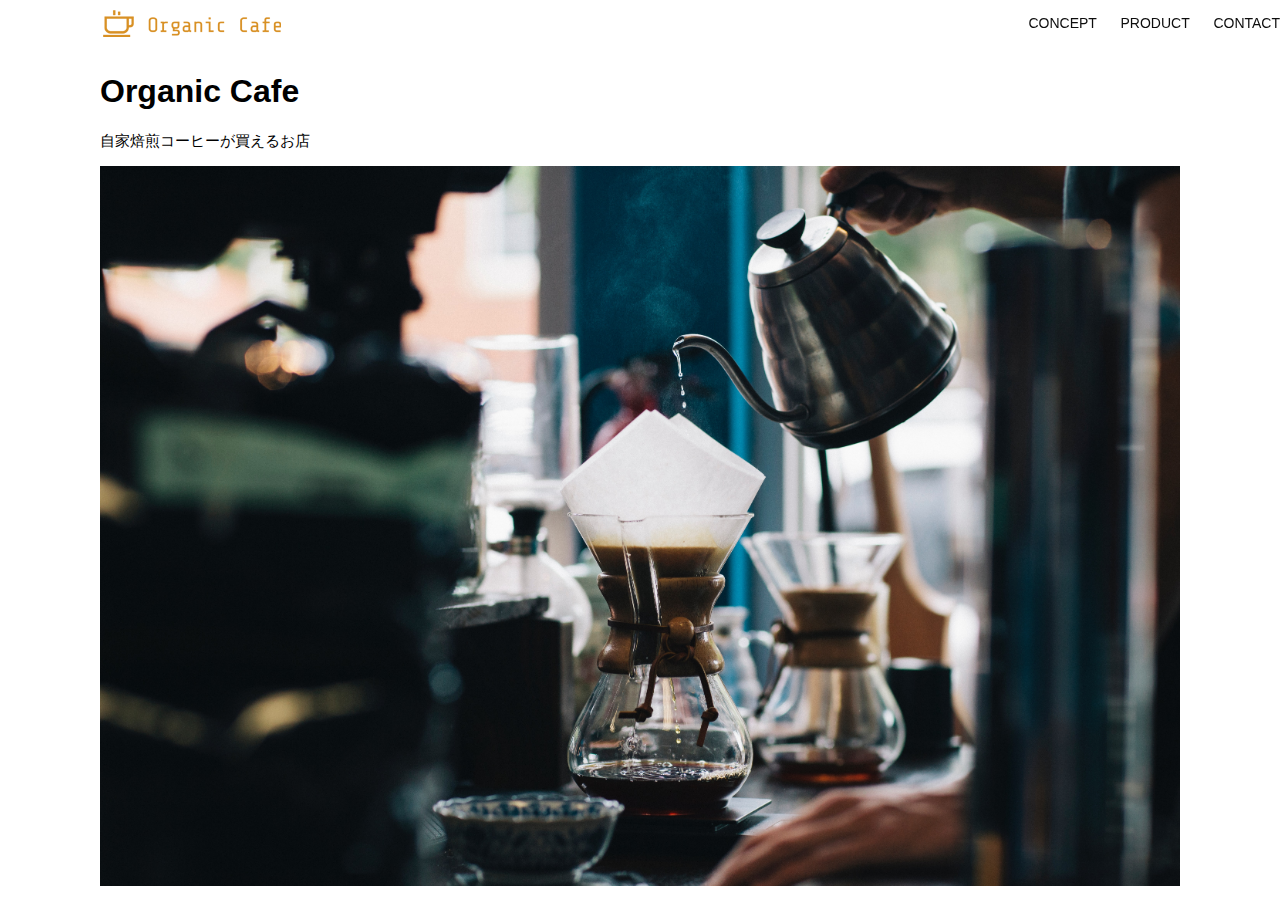
<file: html-css-kadai_013/index.html>
<!DOCTYPE html>
<html>
<head>
    <title>Organic Cafe</title>
    <meta charset="UTF-8" />
    <meta name="description" content="自家焙煎のコーヒーがお家で楽しめるOrganic Cafe" />
    <meta name="viewport" content="width=device-width, initial-scale=1.0" />
    <link rel="stylesheet" href="style.css" />
</head>
<body>
    <!-- ヘッダー -->
    <header>
        <!-- ロゴ -->
        <a href="index.html" id="logo"><img src="images/logo.png" alt="トップページに戻る" /></a>

        <!-- PC用ナビゲーション -->
        <nav id="nav-pc">
            <a href="index.html#concept">CONCEPT</a>
            <a href="index.html#product">PRODUCT</a>
            <a href="index.html#contact">CONTACT</a>
        </nav>

        <!-- ハンバーガーメニュー画像 -->
        <img id="menu-sp" src="images/button-menu.png" alt="ナビゲーションを開く" onclick="document.getElementById('nav-sp').style.display = 'block';">

        <!-- ここにSP向けのナビゲーションのコードを追加します -->
        <nav id="nav-sp" style="display: none;">
            <img id="close" src="images/button-close.png" alt="ナビゲーションを閉じる" onclick="document.getElementById('nav-sp').style.display = 'none';">
            <a id="logo-sp" href="index.html" onclick="document.getElementById('nav-sp').style.display = 'none';"><img src="images/logo-sp.png" alt="トップページに戻る"></a>
            <a class="menu" href="index.html#concept" onclick="document.getElementById('nav-sp').style.display = 'none';">CONCEPT</a>
            <a class="menu" href="index.html#product" onclick="document.getElementById('nav-sp').style.display = 'none';">PRODUCT</a>
            <a class="menu" href="index.html#contact" onclick="document.getElementById('nav-sp').style.display = 'none';">CONTACT</a>
        </nav>
    </header>
    <main>
        <article>
            <!-- メインビジュアル -->
            <section id="main-visual">
                <div id="main-message">
                    <h1>Organic Cafe</h1>
                    <p>自家焙煎コーヒーが買えるお店</p>
                </div>
                <img src="images/main-image.jpg" alt="コーヒーをハンドドリップで淹れる画像" />
            </section>
        </article>
    </main>
</body>
</html>
</file>
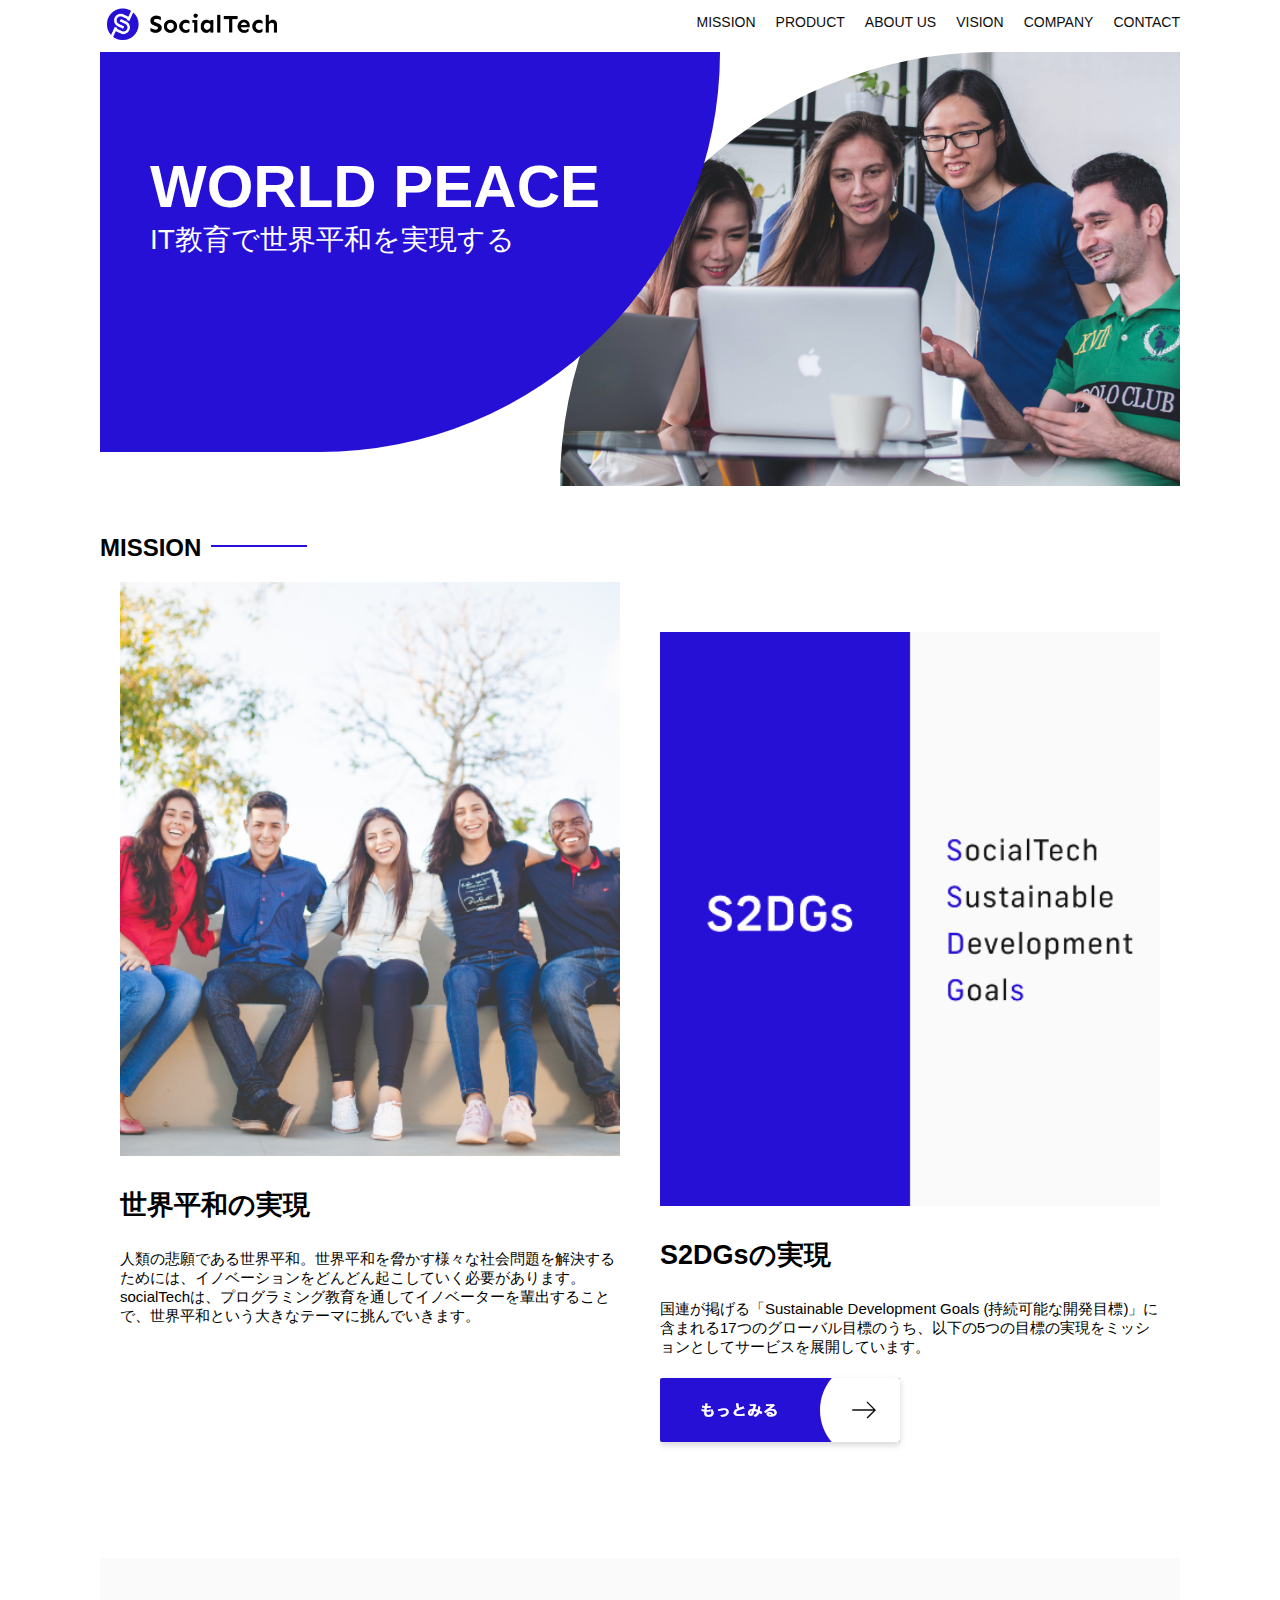
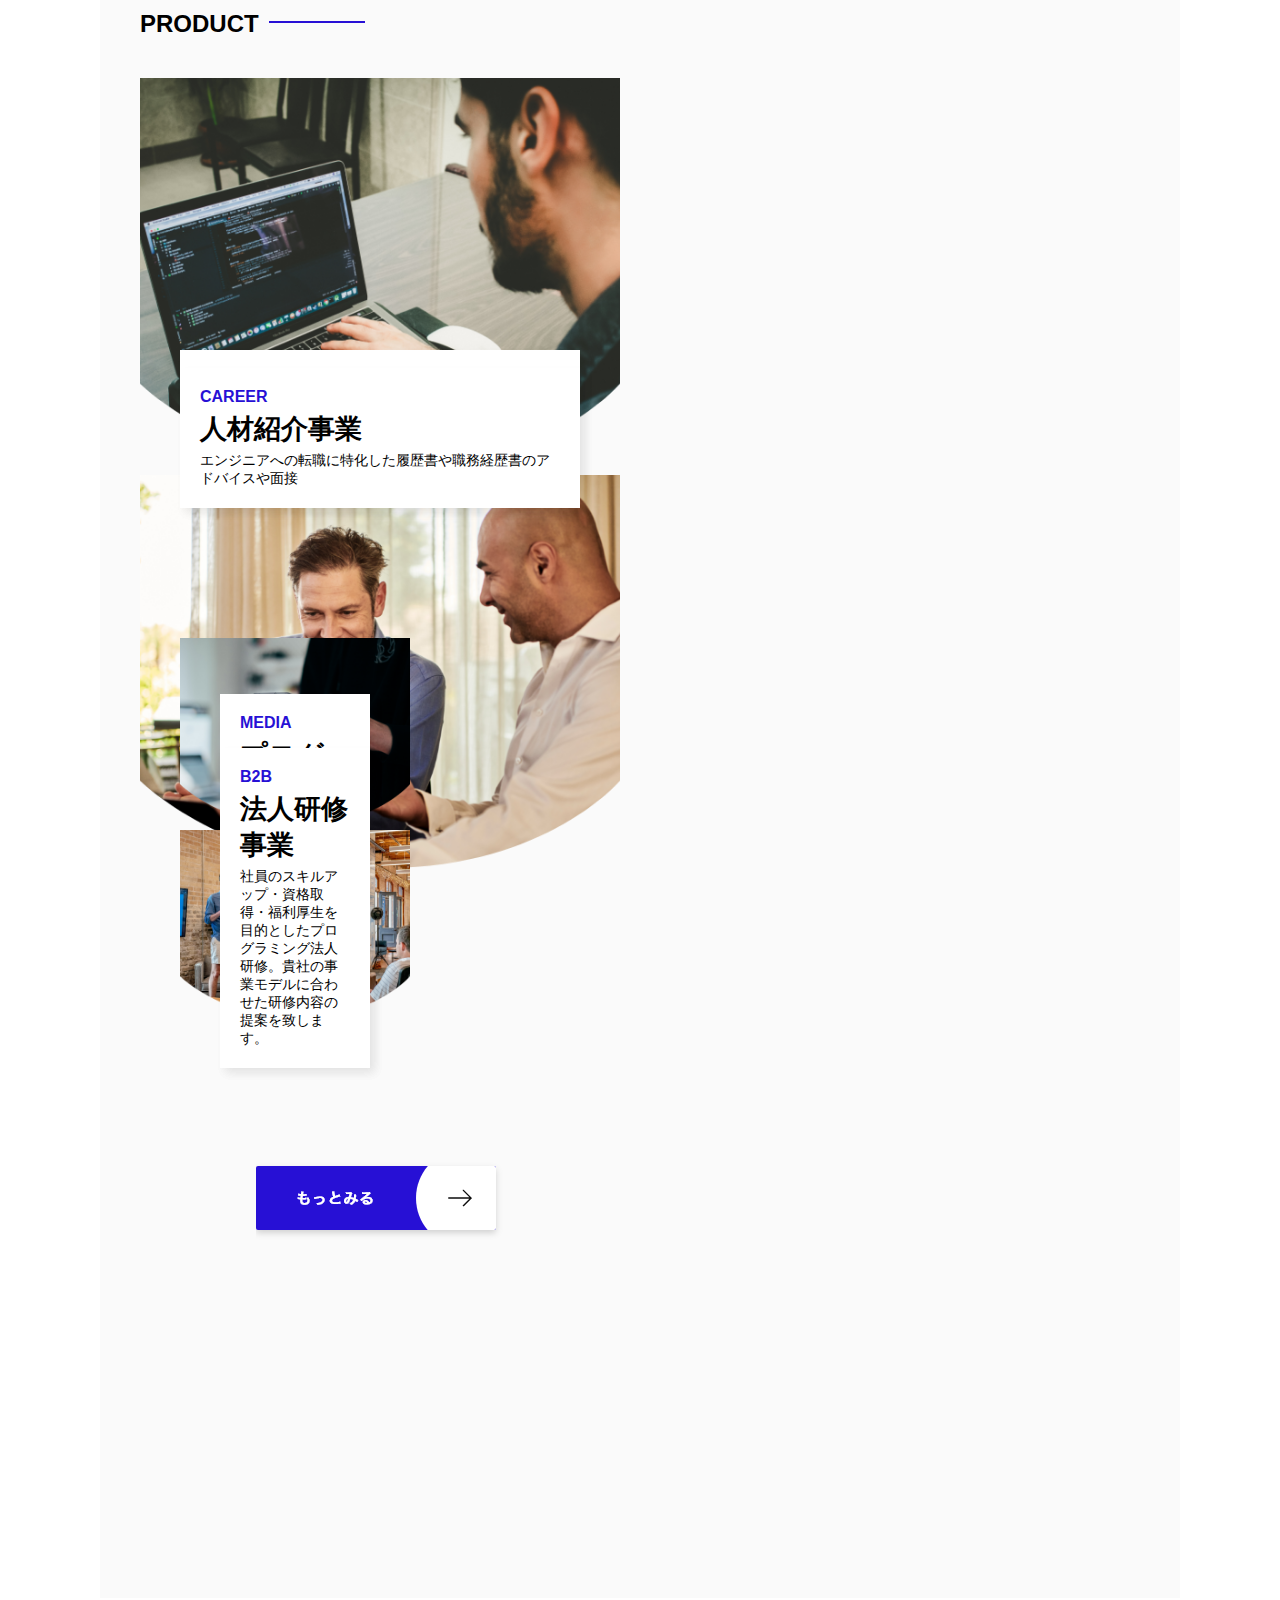
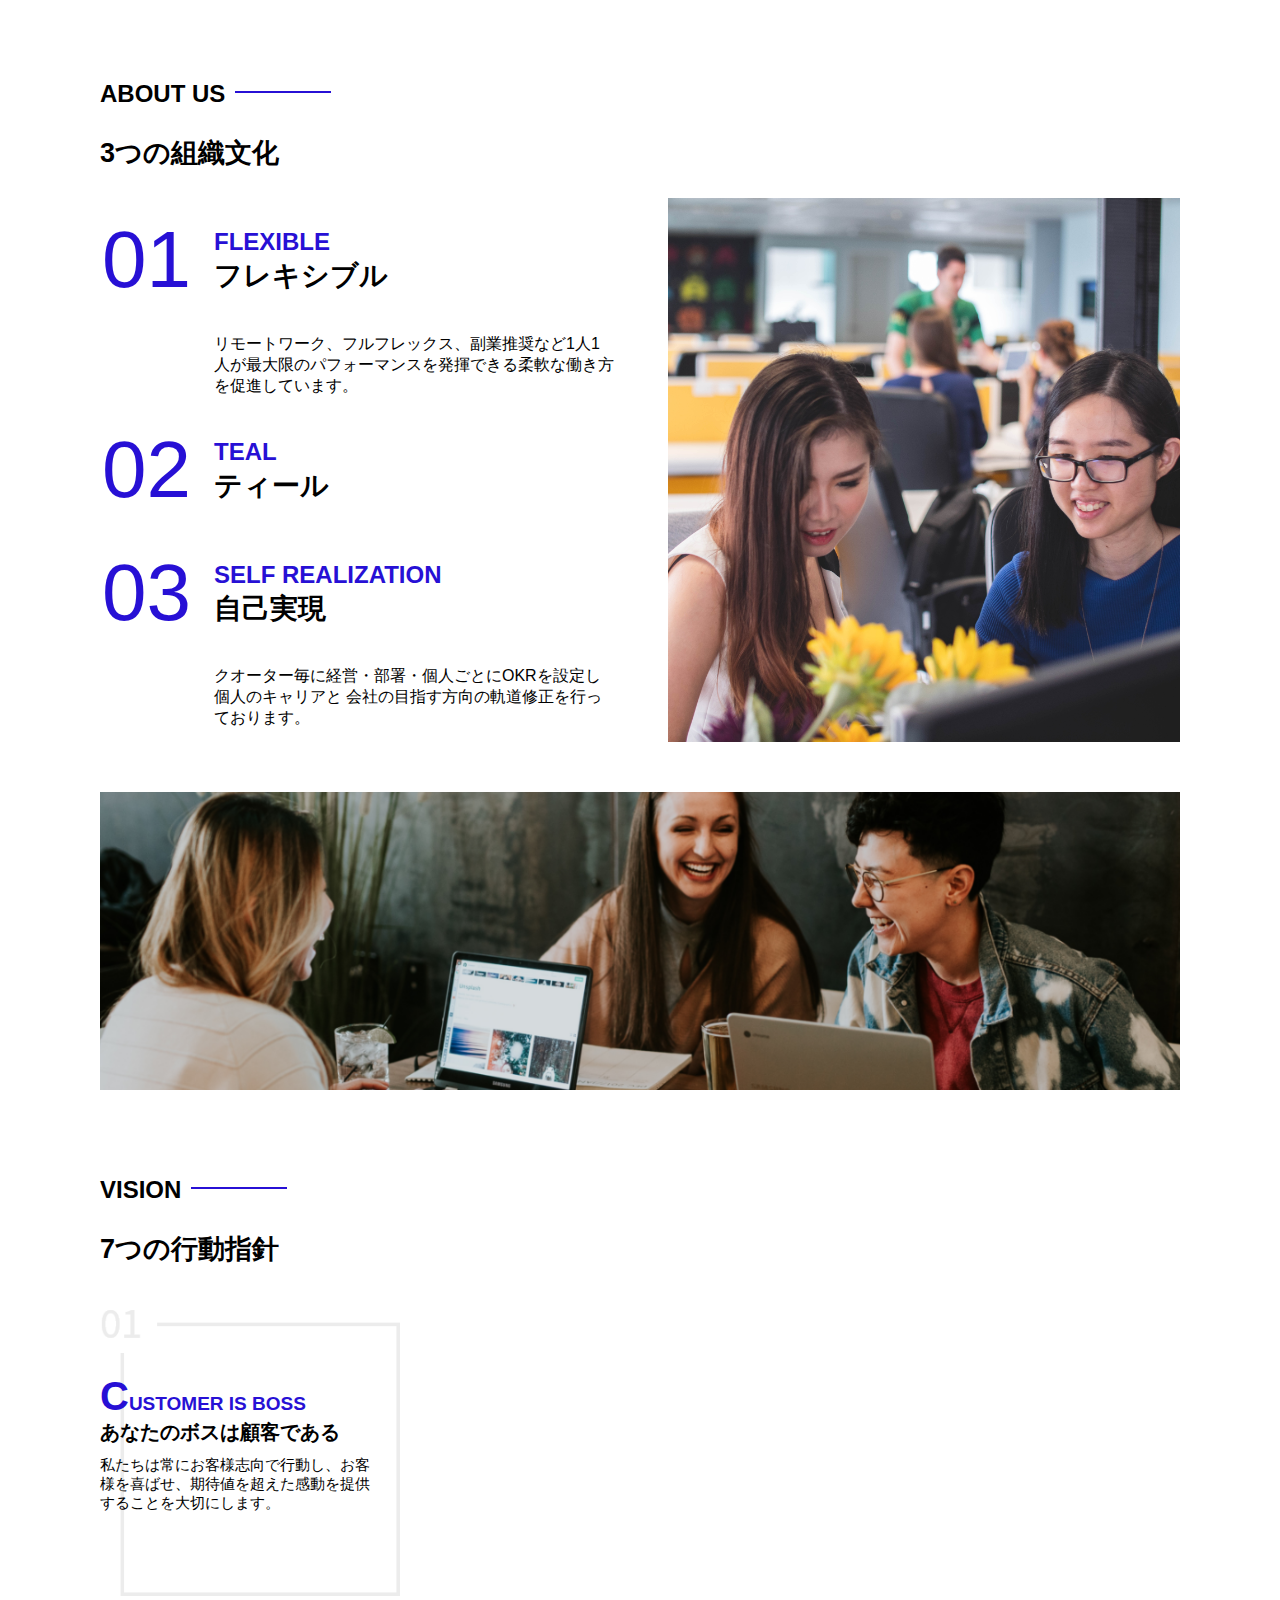
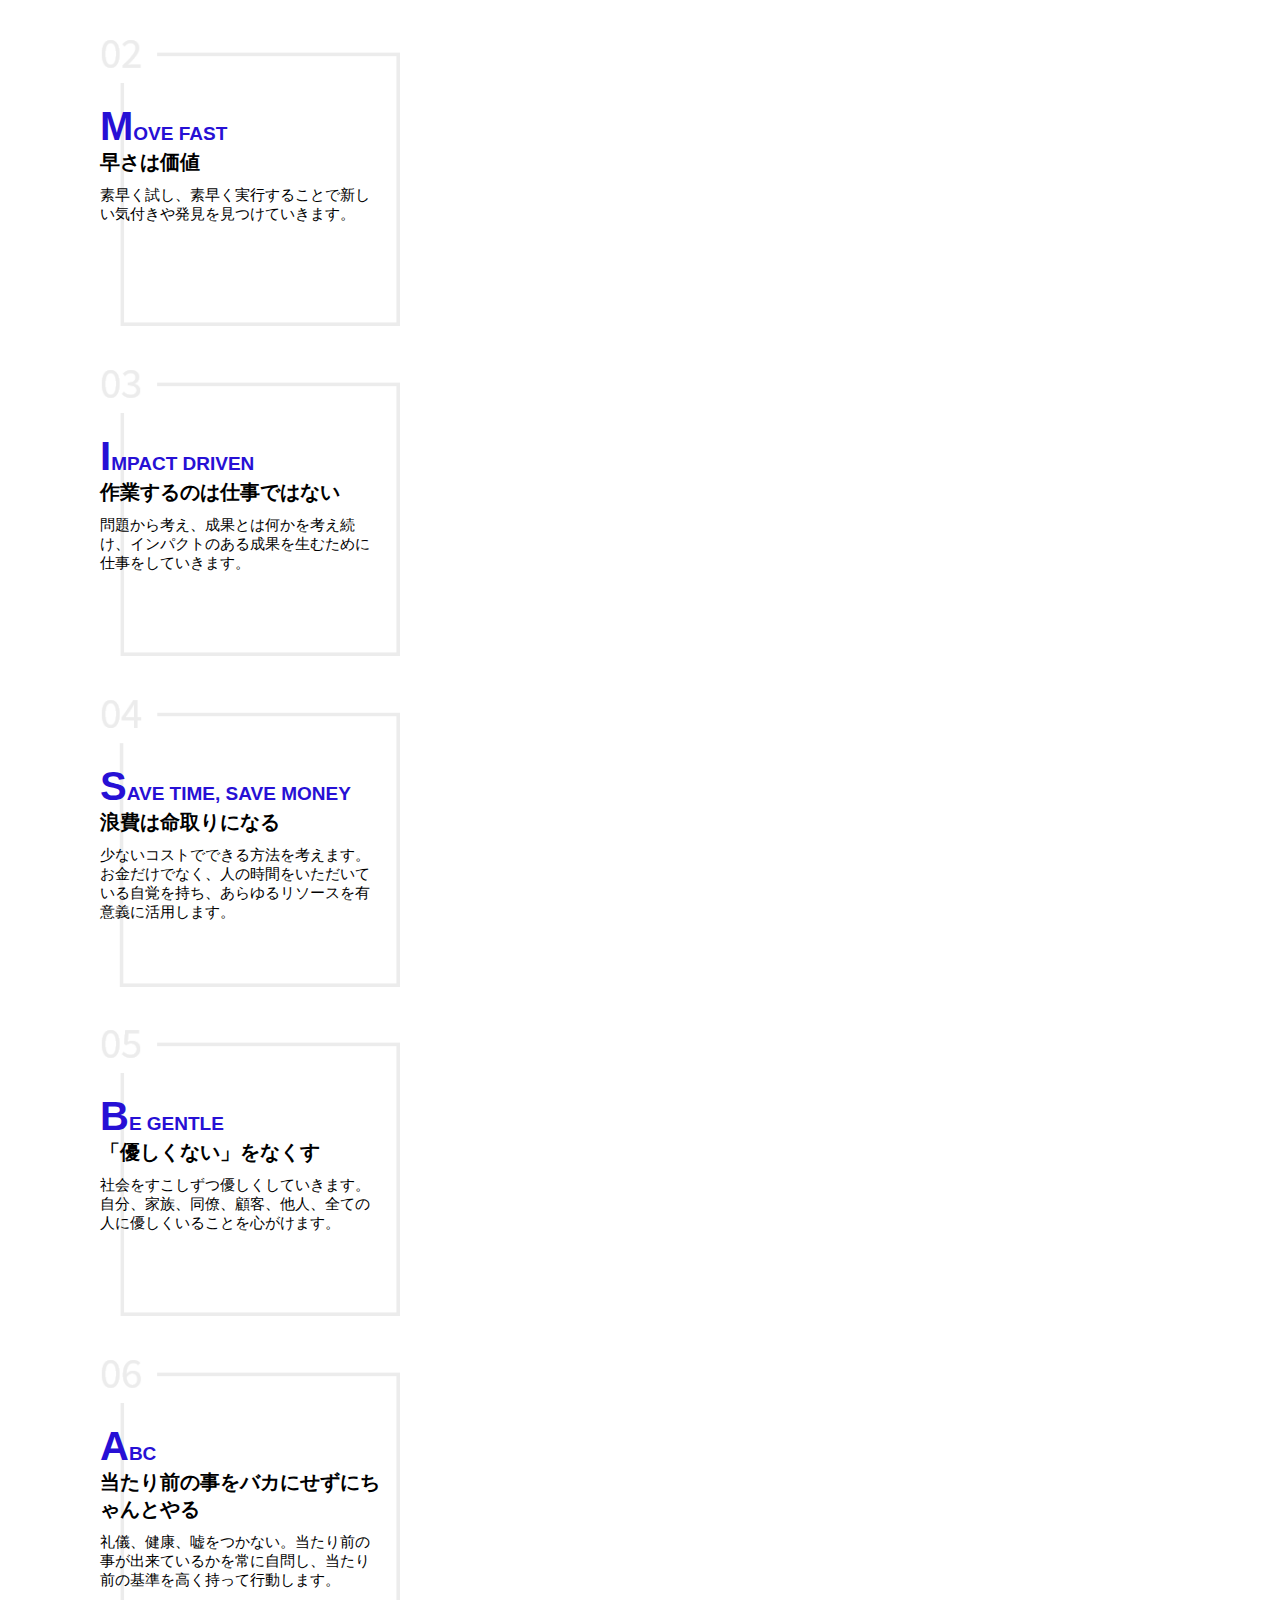
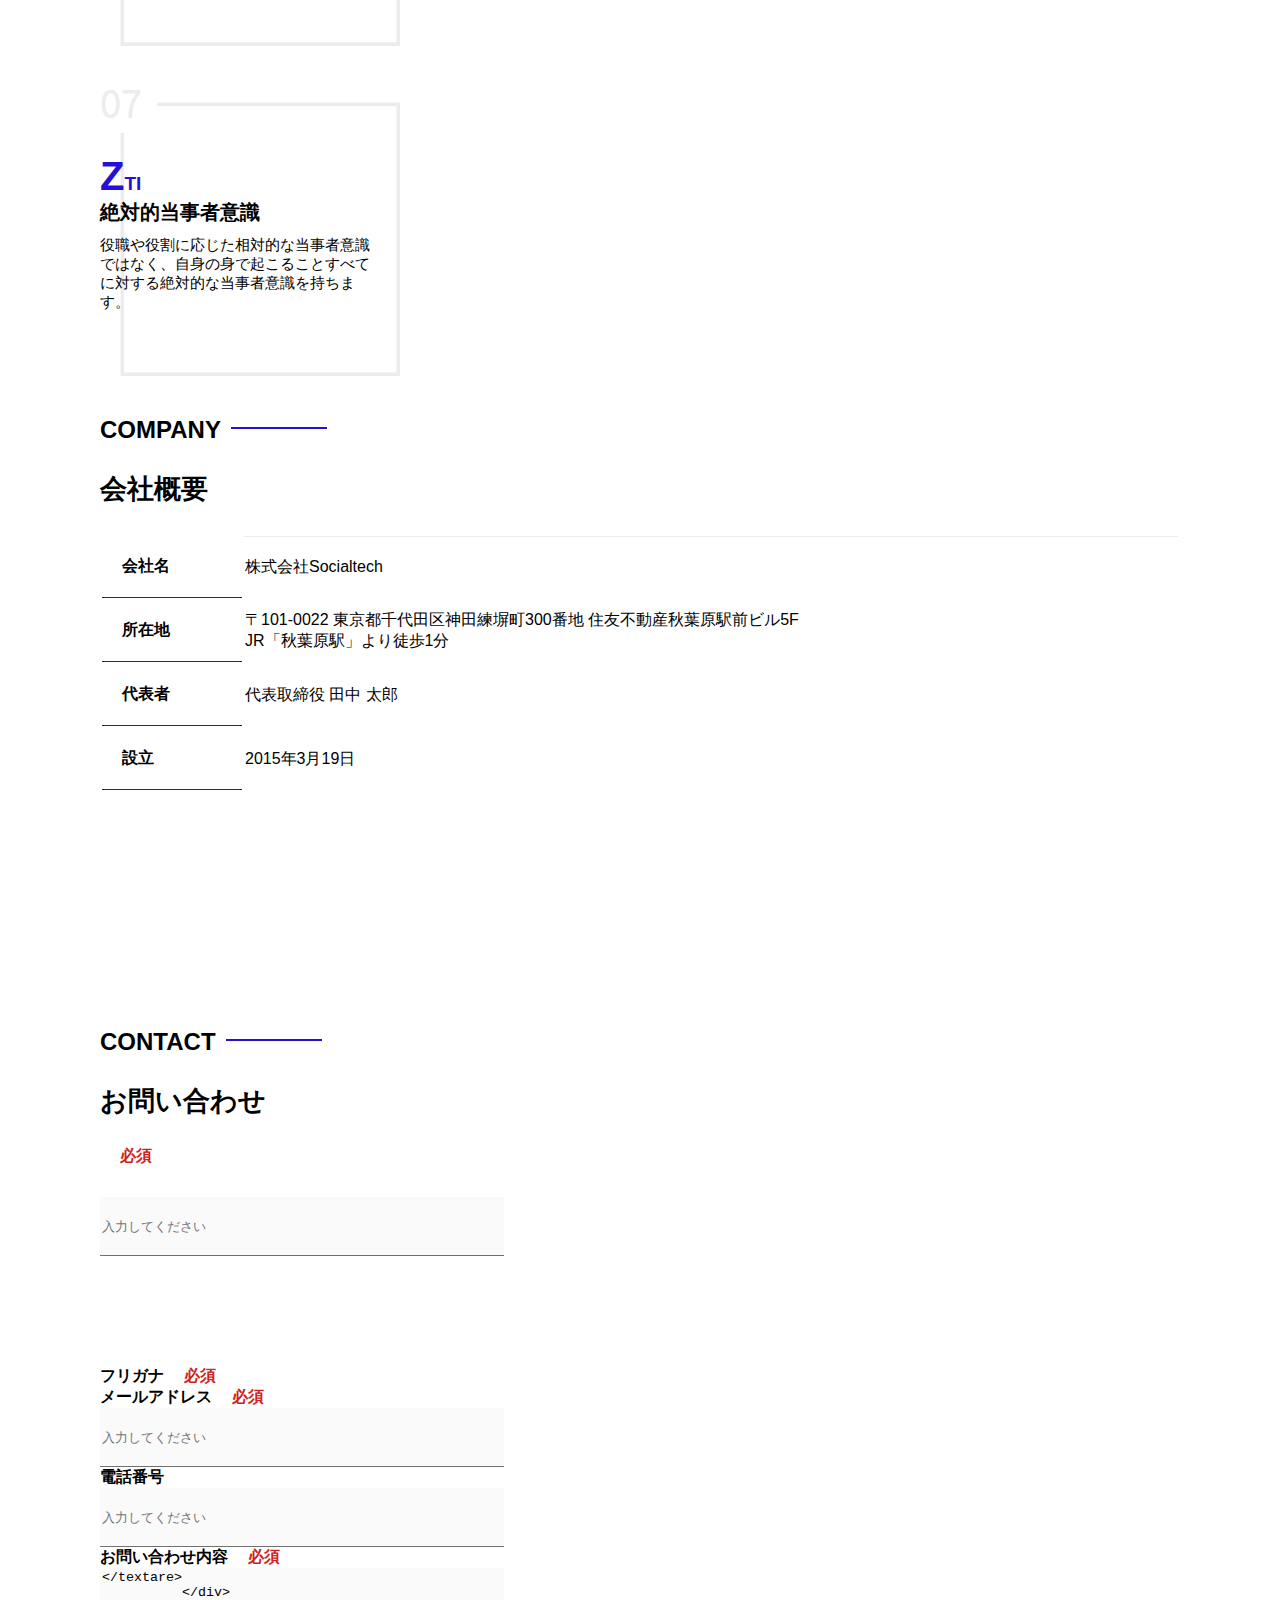
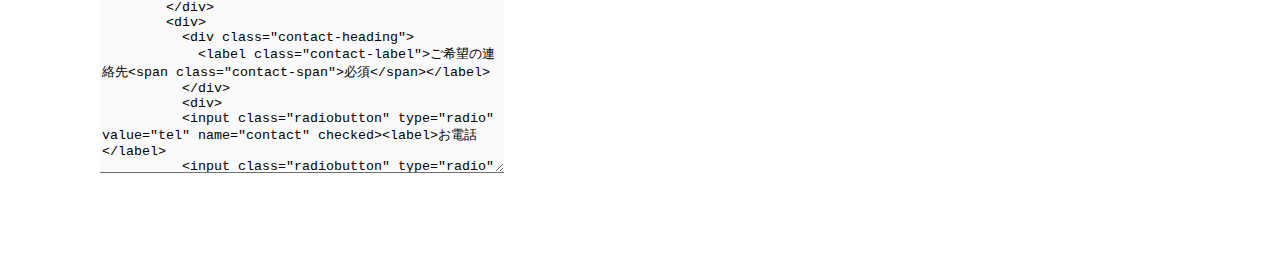
<file: kadai_tutorial_output/index.html>
<!DOCTYPE html>
<html>
  <head>
    <title>SocialTech</title>
    <meta charset="utf-8">
    <meta name="description" content="SocialTechはEdTech業界のリーディングカンパニーを目指します">
    <meta name="viewport" content="width=device-width, initial-scale=1.0">
    <link rel="stylesheet" href="style.css">
  </head>

  <body>

    <header>
      
      <a href="index.html" id="logo">
        <img src="images/logo.png" alt="トップページに戻る">
      </a>
     
      <!--PC用ナビゲーション-->
      <nav id="nav-pc">
        <ul>
          <li><a href="mission.html">MISSION</a></li>
          <li><a href="product.html">PRODUCT</a></li>
          <li><a href="index.html#aboutus">ABOUT US</a></li>
          <li><a href="index.html#vision">VISION</a></li>
          <li><a href="index.html#company">COMPANY</a></li>
          <li><a href="index.html#contact">CONTACT</a></li>
        </ul>
      </nav>

      <button id="menu-sp" onclick="document.getElementById('nav-sp').style.display = 'block'">
        <img src="images/button-menu.png" alt="ナビゲーションを開く">
      </button>
    <div id="nav-sp">
      <button id="close" onclick="document.getElementById('nav-sp').style.display = 'none'">
      <img src="images/button-close.png" alt="ナビゲーションを閉じる">
      </button> 

      <nav>
        <ul>
          <li>
          <a id="logo-sp" href="index.html" onclick="document.getElementById('nav-sp').style.display = 'none'"><img src="images/logo-sp.png" alt="トップページに戻る"></a>
          </li>
          <li><a class="menu" href="mission.html" onclick="document.getElementById('nav-sp').style.display = 'none'">MISSION</a></li>
          <li><a class="menu" href="product.html" onclick="document.getElementById('nav-sp').style.display = 'none'">PRODUCT</a></li>
          <li><a class="menu" href="index.html#aboutus" onclick="document.getElementById('nav-sp').style.display = 'none'">ABOUT US</a></li>
          <li><a class="menu" href="index.html#vision" onclick="document.getElementById('nav-sp').style.display = 'none'">VISION</a></li>
          <li><a class="menu" href="index.html#company" onclick="document.getElementById('nav-sp').style.display = 'none'">COMPANY</a></li>
          <li><a class="menu" href="index.html#contact" onclick="document.getElementById('nav-sp').style.display = 'none'">CONTACT</a></li>
        </ul>
      </nav>
      <div id="sns">
        <a href="https://www.facebook.com/sejuku2013">
          <img src="images/button-facebook.png" alt="Facebookのリンク">
        </a>
        <a href="https://twitter.com/samuraijuku">
          <img src="images/button-twitter.png" alt="Twitterのリンク">
        </a>
        <a href="https://www.youtube.com/channel/UCCFOQO5aDK0xXam4cUQXT8g">
          <img src="images/button-youtube.png" alt="YouTubeのリンク">
        </a>
    </div>
  </div>
    </header>
  <main>
      <article>
        <section id="main-visual">
          <div id="main-message">
            <h1>WORLD PEACE</h1>
            <p>IT教育で世界平和を実現する</p>
          </div>
          <img src="images/index/index-main.png" alt="PEACEの周りに集まる多国籍の仲間たち">
        </section>

        <section id="mission">
          <h2 class="index-h2">MISSION</h2>
          <div id="mission-flex">
            <div>
              <img id="mission-photo" src="images/index/index-mission.png" alt="屋外のベンチで写真を撮影する多国籍の仲間たち">
              <h3>世界平和の実現</h3>
              <p>
                人類の悲願である世界平和。世界平和を脅かす様々な社会問題を解決するためには、イノベーションをどんどん起こしていく必要があります。socialTechは、プログラミング教育を通してイノベーターを輩出することで、世界平和という大きなテーマに挑んでいきます。
              </p>
            </div>
            <div>
              <img id="s2dgs" src="images/index/s2dgs.png" alt="s2dgs">
              <h3>S2DGsの実現</h3>
              <p>国連が掲げる「Sustainable Development Goals (持続可能な開発目標)」に含まれる17つのグローバル目標のうち、以下の5つの目標の実現をミッションとしてサービスを展開しています。</p>
            <a href="mission.html">
              <img src="images/button-more.png" alt="もっとみる">
            </a>
            </div>
        </section>

        <section id="product">
          <h2 class="index-h2">PRODUCT</h2>
          <div class="product-flex">
            <div id="product-left">
              <div>
                <img class="product-photo" src="images/index/index-mantoman.png" alt="PCでコードを書く男性">
                <div class="product-explain">
                  <span>MAN TO MAN</span>
                  <h3>プログラミング教育</h3>
                  <p>2013年より日本で唯一の専属講師によるマンツーマンのプログラミングレッスン開始。AI/人工知能やウェブデザインの学習も可能です。</p>
                </div>
                <div>
                  <img class="product-photo" src="images/index/index-career.png" alt="笑顔で話し合う2人の男性">
                  <div class="product-explain">
                    <span>CAREER</span>
                    <h3>人材紹介事業</h3>
                    <p>エンジニアへの転職に特化した履歴書や職務経歴書のアドバイスや面接</p>
                  </div>
              </div>
            </div>
            <div id="product-right">
              <div>
                <img class="product-photo" src="images/index/index-media.png" alt="スマートフォンを操作する人">
                <div class="product-explain">
                  <span>MEDIA</span>
                   <h3>プログラミング学習メディア</h3>
                   <p>月間200万人に読まれる日本最大級のプログラミング学習サイト「SocialTech Blog」やYoutubeチャネルにて学習情報を発信しています。</p>
                </div>
                <div>
                  <img class="product-photo" src="images/index/index-b2b.png" alt="講演中の男性とそれを聴く人々">
                  <div class="product-explain">
                    <span>B2B</span>
                    <h3>法人研修事業</h3>
                    <p>社員のスキルアップ・資格取得・福利厚生を目的としたプログラミング法人研修。貴社の事業モデルに合わせた研修内容の提案を致します。</p>
                  </div>
                </div>
              </div>
            </div>
            <div id="product-more">
              <a href="product.html">
              <img src="images/button-more.png" alt="もっとみる">
              </a>
              </div>
        </section>
        <section id="aboutus">
          <h2 class="index-h2">ABOUT US</h2>
          <h3>3つの組織文化</h3>
          <div>
            <table class="culture-table">
              <tr>
                <td class="culture-num">01</td>
                <th><span class="culture-en">FLEXIBLE</span><br>フレキシブル</th>
              </tr>
              <tr>
                <td>

                </td>
                <td class="culture-description">リモートワーク、フルフレックス、副業推奨など1人1人が最大限のパフォーマンスを発揮できる柔軟な働き方を促進しています。</td>
              </tr>
              <tr>
                <td class="culture-num">02</td>
                <th><span class="culture-en">TEAL</span><br>ティール</tr>
              </tr>
              <tr>
                <td class="culture-num">03</td>
                <th><span class="culture-en">SELF REALIZATION</span><br>自己実現</th>
              </tr>
              <tr>
                <td>

                </td>
                <td class="culture-description">クオーター毎に経営・部署・個人ごとにOKRを設定し個人のキャリアと 会社の目指す方向の軌道修正を行っております。</td>
              </tr>
            </table>
            <img class="culture-img" src="images/index/index-aboutus1.png" alt="笑顔で話し合う2人の女性">
          </div>
          <img class="culture-img2" src="images/index/index-aboutus2.png" alt="笑顔で話し合う3人の男女">
        </section>

        <section id="vision">
          <h2 class="index-h2">VISION</h2>
          <h3>7つの行動指針</h3>
          <div>
            <div class="vision-box">
              <img src="images/index/vision-01.png" alt="01">
              <div>
                <h4>CUSTOMER IS BOSS</h4>
                <h5>あなたのボスは顧客である</h5>
                <p>私たちは常にお客様志向で行動し、お客様を喜ばせ、期待値を超えた感動を提供することを大切にします。</p>
           </div>
          </div>
              <div class="vision-box">
               <img src="images/index/vision-02.png" alt="02">
               <div>
                 <h4>MOVE FAST</h4>
                 <h5>早さは価値</h5>
                 <p>素早く試し、素早く実行することで新しい気付きや発見を見つけていきます。</p>
               </div>
             </div>
             <div class="vision-box">
               <img src="images/index/vision-03.png" alt="03">
               <div>
                 <h4>IMPACT DRIVEN</h4>
                 <h5>作業するのは仕事ではない</h5>
                 <p>問題から考え、成果とは何かを考え続け、インパクトのある成果を生むために仕事をしていきます。</p>
               </div>
             </div>
             <div class="vision-box">
               <img src="images/index//vision-04.png" alt="04">
               <div>
                 <h4>SAVE TIME, SAVE MONEY</h4>
                 <h5>浪費は命取りになる</h5>
                 <p>少ないコストでできる方法を考えます。お金だけでなく、人の時間をいただいている自覚を持ち、あらゆるリソースを有意義に活用します。</p>
               </div>
             </div>
             <div class="vision-box">
               <img src="images/index/vision-05.png" alt="05">
               <div>
                 <h4>BE GENTLE</h4>
                 <h5>「優しくない」をなくす</h5>
                 <p>社会をすこしずつ優しくしていきます。自分、家族、同僚、顧客、他人、全ての人に優しくいることを心がけます。</p>
               </div>
             </div>
             <div class="vision-box">
               <img src="images/index/vision-06.png" alt="06">
               <div>
                 <h4>ABC</h4>
                 <h5>当たり前の事をバカにせずにちゃんとやる</h5>
                 <p>礼儀、健康、嘘をつかない。当たり前の事が出来ているかを常に自問し、当たり前の基準を高く持って行動します。</p>
               </div>
             </div>
             <div class="vision-box">
               <img src="images/index/vision-07.png" alt="07">
               <div>
                 <h4>ZTI</h4>
                 <h5>絶対的当事者意識</h5>
                 <p>役職や役割に応じた相対的な当事者意識ではなく、自身の身で起こることすべてに対する絶対的な当事者意識を持ちます。</p>
               </div>
             </div>

        </secition>
        <section id="COMPANY">
          <h2 class="index-h2">COMPANY</h2>
          <h3>会社概要</h3>
          <table id="company-table">
            <tr>
              <th class="tableheader tableheader-first">会社名</th>
              <td class="cell cell-first">株式会社Socialtech</td>
            </tr>
            <tr>
              <th class="tableheader">所在地</th>
              <td class="cell">〒101-0022 東京都千代田区神田練塀町300番地 住友不動産秋葉原駅前ビル5F<br>JR「秋葉原駅」より徒歩1分</td>
            </tr>
            <tr>
            <th class="tableheader">代表者</th>
            <td class="cell">代表取締役 田中 太郎</td>
          </tr>
          <tr>
            <th class="tableheader">設立</th>
            <td class="cell">2015年3月19日</td>
          </tr>
          </table>
          <iframe 
          src="https://www.google.com/maps/embed?pb=!1m18!1m12!1m3!1d3240.0688551336807!2d139.7720776771055!3d35.69992317258124!2m3!1f0!2f0!3f0!3m2!1i1024!2i768!4f13.1!3m3!1m2!1s0x60188fee13660e23%3A0x77137876edf742ac!2z5L2P5Y-L5LiN5YuV55Sj56eL6JGJ5Y6f6aeF5YmN44OT44Or!5e0!3m2!1sja!2sjp!4v1704858013291!5m2!1sja!2sjp" 
          style="border: 0" allowfullscreen="" loading="lazy">
        </iframe>
        </section>
        <section id="contact">
          <h2 class="index-h2">CONTACT</h2>
          <h3>お問い合わせ</h3>
          <form>
            <div class="contact-heading">
              <label class="contact-label"><span class="contact-span">必須</span></label>
            </div>
            <div>
              <input type="text" name="name" placeholder="入力してください" class="contact-textbox">
            </div>
          </div>
          <div>
            <div class="contact-heading">
              <label class="contact-label">フリガナ<span class="contact-span">必須</span></label>
            </div>
            <div>
              <label class="contact-label">メールアドレス<span class="contact-span">必須</span></label>
            </div>
            <div>
              <input type="text" name="email" placeholder="入力してください" class="contact-textbox">
            </div>
          </div>
          <div>
            <div class="contact-heading">
              <label class="contact-label">電話番号</label>
            </div>
            <div>
              <input type="text" name="tel" placeholder="入力してください" class="contact-textbox">
            </div>
          </div>
          <div>
            <div class="contact-heading">
              <label class="contact-label">お問い合わせ内容<span class="contact-span">必須</span></label>
          </div>
          <div>
          <textarea class="contact-textarea" placeholder="入力してください" name="message"></textare>
          </div>
        </div>
        <div>
          <div class="contact-heading">
            <label class="contact-label">ご希望の連絡先<span class="contact-span">必須</span></label>
          </div>
          <div>
          <input class="radiobutton" type="radio" value="tel" name="contact" checked><label>お電話</label>
          <input class="radiobutton" type="radio" value="mail" name="contact"><label>メール</label>
          <input class="radiobutton" type="radio" value="both" name="contact"><label>どちらでも</label>
          </div>
        </div>

             <div>
               <div class="contact-heading">
                 <label class="contact-label">個人情報の取り扱い</label>
               </div>
               <div>
                 <details>
                   <summary>お問い合わせフォームの個人情報の取り扱いについて</summary>
                   <div>
                     <dl>
                       <dt>１．組織の名称又は氏名</dt>
                       <dd>株式会社SocialTech</dd>
                       <dt>２．個人情報保護管理者（若しくはその代理人）の氏名又は職名、所属及び連絡先</dt>
                       <dd>
                         <p>鈴木 一郎 コーポレート部</p>
                         <p>メールアドレス:samurai@example.com</p>
                         <p>TEL:03-1234-5678</p>
                       </dd>
                       <dt>３．個人情報の利用目的</dt>
                       <dd>
                         <ul>
                           <li>本サービス及び本サービスに関連する情報の提供又はそれらに関する連絡のため</li>
                           <li>ユーザーの本人確認のため</li>
                           <li>当社サービスのご案内のため</li>
                           <li>当社の商品等の広告または宣伝（電子メールによるものを含むものとします。）</li>
                         </ul>
                       </dd>
                       <dt>４．個人情報の取り扱い業務の委託</dt>
                       <dd>個人情報の取扱業務の全部または一部を外部に業務委託する場合があります。その際、弊社は、個人情報を適切に保護できる管理体制を敷き実行していることを条件として委託先を厳選したうえで、機密保持契約を委託先と締結し、お客様の個人情報を厳密に管理させます。</dd>
                       <dt>５．個人情報の開示等の請求</dt>
                       <dd>
                         お客様は、弊社に対してご自身の個人情報の開示等（利用目的の通知、開示、内容の訂正・追加・削除、利用の停止または消去、第三者への提供の停止）に関して、当社問合わせ窓口に申し出ることができます。<br>
                         その際、弊社はお客様ご本人を確認させていただいたうえで、合理的な期間内に対応いたします。<br>
                         なお、個人情報に関する弊社問合わせ先は、次の通りです。
                       </dd>
                       <dd>
                         <p>株式会社SocialTech 個人情報問合せ窓口</p>
                         <p>〒150-0043 東京都千代田区神田練塀町300番地 住友不動産秋葉原駅前ビル5F</p>
                         <p>メールアドレス:samurai@example.com TEL:03-1234-5678</p>
                       </dd>
 
                       <dt>６．個人情報を提供されることの任意性について</dt>
                       <dd>お客様がご自身の個人情報を弊社に提供されるか否かは、お客様のご判断によりますが、もしご提供されない場合には、適切なサービスが提供できない場合がありますので予めご了承ください。</dd>
                     </dl>
                   </div>
                 </details>
                 <input type="checkbox" name="agree">
                 <span>個人情報の取り扱いについてご同意いただける場合は、チェックをしてください。</span>
               </div>
             </div>
             <input type="image" src="images/button-submit.png" alt="送信する">
        </form>
      </section>
    </article>
  </main>
          </form>
        </section>
        </article>
    </main>

    <footer>
      <div id="footer-logo">
        <img src="images/logo-sp.png" alt="SocialTech">
      </div>
      <div id="footer-link">
        <a href="mission.html">MISSION</a>
        <a href="product.html">PRODUCT</a>
        <a href="index.html#aboutus">ABOUT US</a>
        <a href="index.html#vision">VISION</a>
        <a href="index.html#company">COMPANY</a>
        <a href="index.html#contact">CONTACT</a>
      </div>
      <div id="sns-footer">
        <div class="sns-btns">
          <a href="https://www.facebook.com/sejuku2013"><img src="images/button-facebook.png" alt="Facebookのリンク"></a>
          <a href="https://twitter.com/samuraijuku"><img src="images/button-twitter.png" alt="Twitterのリンク"></a>
          <a href="https://www.youtube.com/channel/UCCFOQO5aDK0xXam4cUQXT8g"><img src="images/button-youtube.png" alt="YouTubeのリンク"></a>
          </div>
          <p id="copyright">&copy;2021 SocialTech, Inc. All Rights Reserved.</p>
          </div>
        </div>
      </div>
    </footer>

  </body>
</html>
</file>
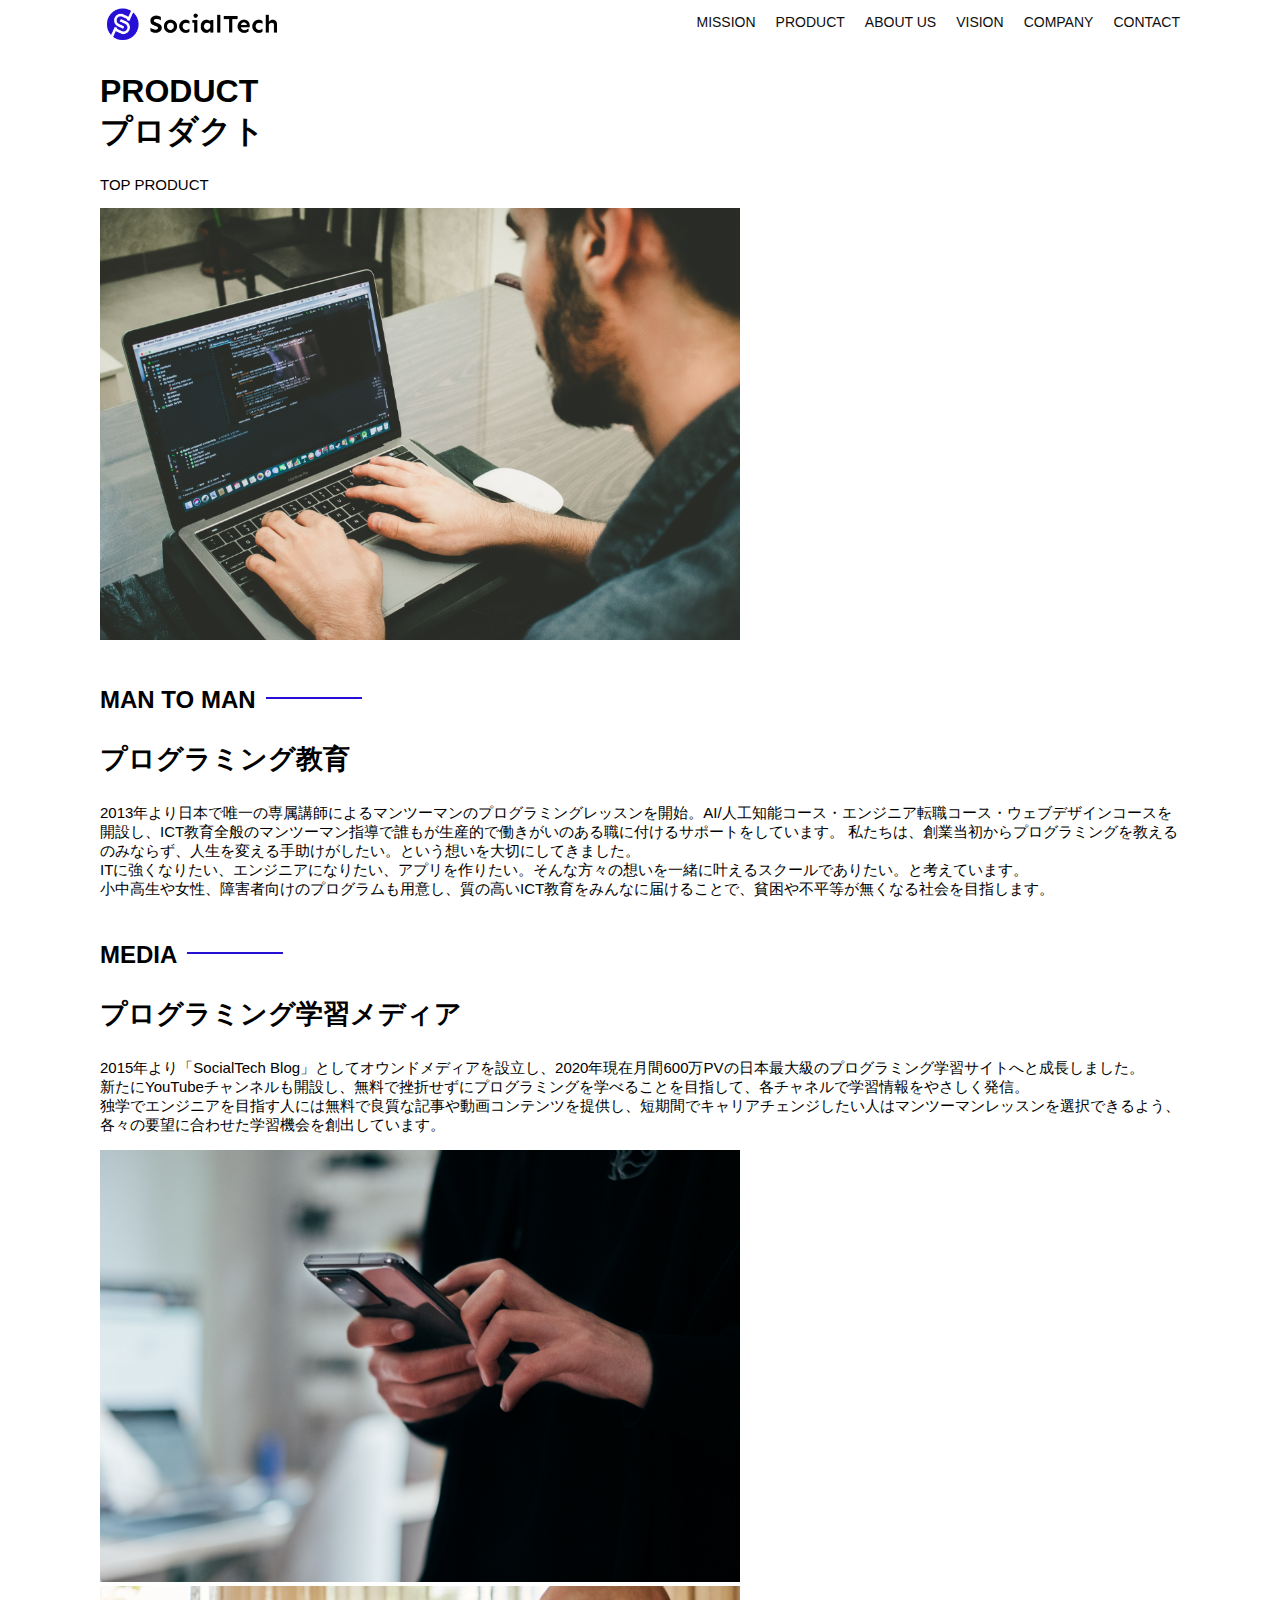
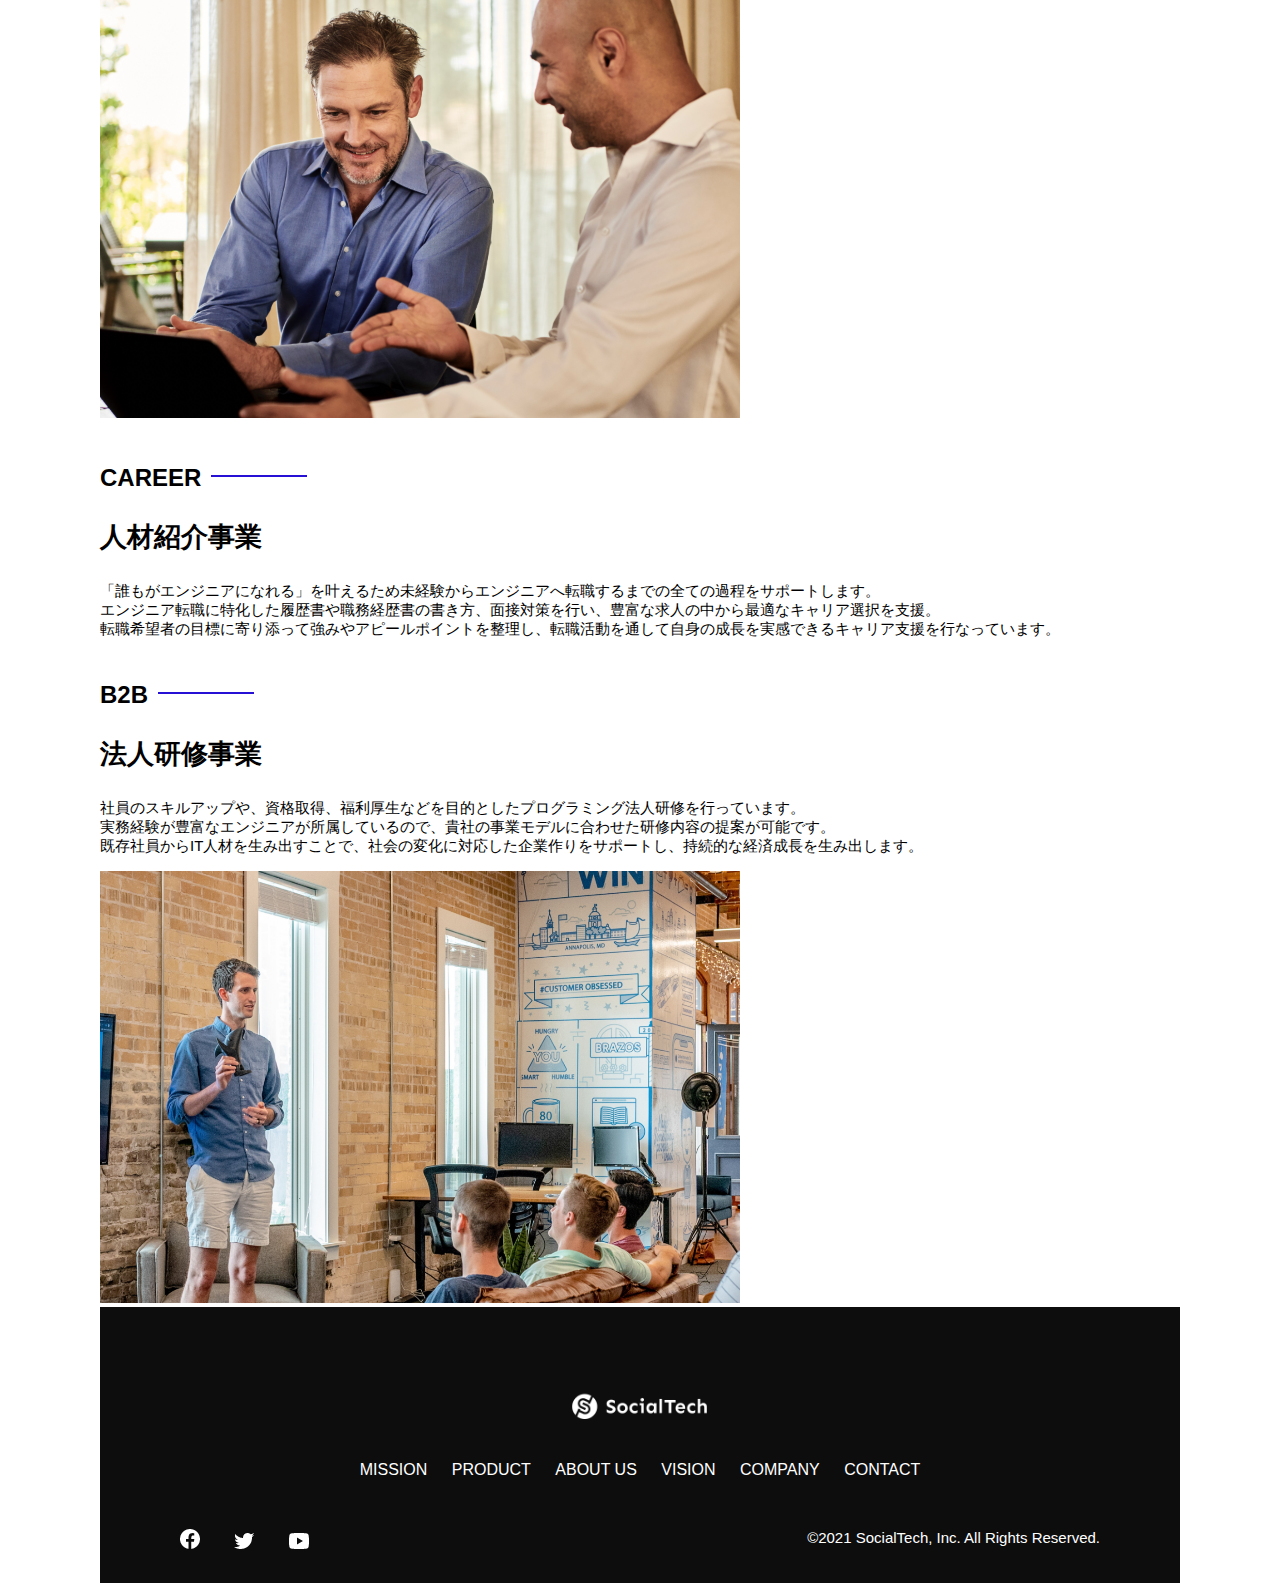
<file: kadai_tutorial_output/product.html>
<!DOCTYPE html>
<html>
  <head>
    <title>SocialTech -PRODUCT プロダクト-</title>
    <meta charset="utf-8">
    <meta name="description" content="SocialTechの4つのプロダクトを紹介します">
    <meta name="viewport" content="width=device-width, initial-scale=1.0">
    <link rel="stylesheet" href="style.css">
  </head>

  <body>
    <!-- ヘッダー -->
    <header>
      <!-- ロゴ -->
      <a href="index.html" id="logo">
        <img src="images/logo.png" alt="トップページに戻る">
      </a>

      <!-- PC用ナビゲーション -->
      <nav id="nav-pc">
        <ul>
          <li><a href="mission.html">MISSION</a></li>
          <li><a href="product.html">PRODUCT</a></li>
          <li><a href="index.html#aboutus">ABOUT US</a></li>
          <li><a href="index.html#vision">VISION</a></li>
          <li><a href="index.html#company">COMPANY</a></li>
          <li><a href="index.html#contact">CONTACT</a></li>
        </ul>
      </nav>

      <!-- スマホ用メニューボタン -->
      <button id="menu-sp" onclick="document.getElementById('nav-sp').style.display = 'block'">
        <img src="images/button-menu.png" alt="ナビゲーションを開く">
      </button>

      <!-- スマホ用ナビゲーション -->
      <div id="nav-sp">
        <button id="close" onclick="document.getElementById('nav-sp').style.display = 'none'">
          <img src="images/button-close.png" alt="ナビゲーションを閉じる">
        </button>

        <nav>
          <ul>
            <li>
              <a id="logo-sp" href="index.html" onclick="document.getElementById('nav-sp').style.display = 'none'"><img src="images/logo-sp.png" alt="トップページに戻る"></a>
            </li>
            <li><a class="menu" href="mission.html" onclick="document.getElementById('nav-sp').style.display = 'none'">MISSION</a></li>
            <li><a class="menu" href="product.html" onclick="document.getElementById('nav-sp').style.display = 'none'">PRODUCT</a></li>
            <li><a class="menu" href="index.html#aboutus" onclick="document.getElementById('nav-sp').style.display = 'none'">ABOUT US</a></li>
            <li><a class="menu" href="index.html#vision" onclick="document.getElementById('nav-sp').style.display = 'none'">VISION</a></li>
            <li><a class="menu" href="index.html#company" onclick="document.getElementById('nav-sp').style.display = 'none'">COMPANY</a></li>
            <li><a class="menu" href="index.html#contact" onclick="document.getElementById('nav-sp').style.display = 'none'">CONTACT</a></li>
          </ul>
        </nav>
        <div id="sns">
          <a href="https://www.facebook.com/sejuku2013">
            <img src="images/button-facebook.png" alt="Facebookのリンク">
          </a>
          <a href="https://twitter.com/samuraijuku">
            <img src="images/button-twitter.png" alt="Twitterのリンク">
          </a>
          <a href="https://www.youtube.com/channel/UCCFOQO5aDK0xXam4cUQXT8g">
            <img src="images/button-youtube.png" alt="YouTubeのリンク">
          </a>
        </div>
      </div>
    </header>

    <main>
      <article>
        <section id="product-main">
          <div class="product-main-inner">
            <div id="product-title">
              <h1>PRODUCT<br><span>プロダクト</span></h1>
              <p>TOP PRODUCT</p>
            </div>
          </div>
        </section>

         <section class="product-section product-section-left">
           <div class="product-section-img">
             <img src="images/product/product-mantoman.png" alt="PCでコードを書く男性">
           </div>
           <div class="product-read">
             <h2 class="product-h2">MAN TO MAN</h2>
             <h3 class="product-h3">プログラミング教育</h3>
             <p>
               2013年より日本で唯一の専属講師によるマンツーマンのプログラミングレッスンを開始。AI/人工知能コース・エンジニア転職コース・ウェブデザインコースを開設し、ICT教育全般のマンツーマン指導で誰もが生産的で働きがいのある職に付けるサポートをしています。 私たちは、創業当初からプログラミングを教えるのみならず、人生を変える手助けがしたい。という想いを大切にしてきました。<br>ITに強くなりたい、エンジニアになりたい、アプリを作りたい。そんな方々の想いを一緒に叶えるスクールでありたい。と考えています。<br>小中高生や女性、障害者向けのプログラムも用意し、質の高いICT教育をみんなに届けることで、貧困や不平等が無くなる社会を目指します。
             </p>
           </div>
         </section>
 
         <section class="product-section product-section-right">
           <div class="product-read">
             <h2 class="product-h2">MEDIA</h2>
             <h3 class="product-h3">プログラミング学習メディア</h3>
             <p>2015年より「SocialTech Blog」としてオウンドメディアを設立し、2020年現在月間600万PVの日本最大級のプログラミング学習サイトへと成長しました。<br>新たにYouTubeチャンネルも開設し、無料で挫折せずにプログラミングを学べることを目指して、各チャネルで学習情報をやさしく発信。<br>独学でエンジニアを目指す人には無料で良質な記事や動画コンテンツを提供し、短期間でキャリアチェンジしたい人はマンツーマンレッスンを選択できるよう、各々の要望に合わせた学習機会を創出しています。</p>
           </div>
           <div class="product-section-img">
             <img src="images/product/product-media.png" alt="スマートフォンを操作する人">
           </div>
         </section>
 
         <section class="product-section product-section-left">
           <div class="product-section-img">
             <img src="images/product/product-career.png" alt="笑顔で話し合う2人の男性">
           </div>
           <div class="product-read">
             <h2 class="product-h2">CAREER</h2>
             <h3 class="product-h3">人材紹介事業</h3>
             <p>「誰もがエンジニアになれる」を叶えるため未経験からエンジニアへ転職するまでの全ての過程をサポートします。<br>エンジニア転職に特化した履歴書や職務経歴書の書き方、面接対策を行い、豊富な求人の中から最適なキャリア選択を支援。<br>転職希望者の目標に寄り添って強みやアピールポイントを整理し、転職活動を通して自身の成長を実感できるキャリア支援を行なっています。<br></p>
           </div>
         </section>
 
         <section class="product-section product-section-right">
           <div class="product-read">
             <h2 class="product-h2">B2B</h2>
             <h3 class="product-h3">法人研修事業</h3>
             <p>社員のスキルアップや、資格取得、福利厚生などを目的としたプログラミング法人研修を行っています。<br>実務経験が豊富なエンジニアが所属しているので、貴社の事業モデルに合わせた研修内容の提案が可能です。<br>既存社員からIT人材を生み出すことで、社会の変化に対応した企業作りをサポートし、持続的な経済成長を生み出します。</p>
           </div>
           <div class="product-section-img">
             <img src="images/product/product-b2b.png" alt="講演中の男性とそれを聴く人々">
           </div>
         </section>

      </article>
    </main>

      </article>
    </main>

    <footer>
      <div id="footer-logo">
        <img src="images/logo-sp.png" alt="SocialTech">
      </div>
      <div id="footer-link">
        <a href="mission.html">MISSION</a>
        <a href="product.html">PRODUCT</a>
        <a href="index.html#aboutus">ABOUT US</a>
        <a href="index.html#vision">VISION</a>
        <a href="index.html#company">COMPANY</a>
        <a href="index.html#contact">CONTACT</a>
      </div>
      <div id="sns-footer">
        <div class="sns-btns">
          <a href="https://www.facebook.com/sejuku2013"><img src="images/button-facebook.png" alt="Facebookのリンク"></a>
          <a href="https://twitter.com/samuraijuku"><img src="images/button-twitter.png" alt="Twitterのリンク"></a>
          <a href="https://www.youtube.com/channel/UCCFOQO5aDK0xXam4cUQXT8g"><img src="images/button-youtube.png" alt="YouTubeのリンク"></a>
        </div>
        <p id="copyright">&copy;2021 SocialTech, Inc. All Rights Reserved.</p>
      </div>
    </footer>
    
  </body>
</html>
</file>
<file: html-css-kadai_013/style.css>
body {
  font-family: "Source Sans Pro", "Hiragino Kaku Gothic ProN", Meiryo, Arial,
    sans-serif;
}

p {
  font-size: 15px;
}

#main-visual>img {
  width: 100%;
  height: auto;
  object-fit: cover;
}

@media screen and (min-width: 768px) {
  
  body {
    max-width: 1080px;
    min-width: 960px;
    margin: 0 auto 0 auto;
  }

  header {
    display: flex;
    justify-content: space-between;
  }

  #nav-pc {
    
    position: fixed;
    top: 0;
    right: 0;
    font-size: 14px;
    padding-top: 15px;
  }

 
  #nav-pc>a {
    text-decoration: none;
    margin-left: 20px;
  }

  #nav-pc>a:link {
    color: #0d0d0d;
  }

  #nav-pc>a:visited {
    color: #0d0d0d;
  }

  #nav-pc>a:hover {
    color: #0d0d0d;
    text-decoration: underline;
  }

  #nav-pc>a:active {
    color: #0d0d0d;
  }

  #menu-sp {
    display: none;
  }
  #nav-sp {
    display: none;
  }
}

@media only screen and (max-width: 767px) {
  body {
    min-width: 375px;
    margin: 0;
  }

  #nav-pc {
    display: none;
  }

  #menu-sp {
    display: none;
    float: right;
    padding: 0;
  }

  #nav-sp {
    background-color: #ce933e;
    position: absolute;
    left: 0;
    top: 0;
    height: 100%;
    width: 100%;
    display: none;
    z-index: 100;
  }

  #close {
      position: adsolute;
      top: 20px;
      right: 20px;
    }

    #logo-sp {
      margin: 80px 0 30px 20px;
    }

    #nav-sp > a {
      display: block;
    }
  
    #nav-sp > a:link {
      color: #ffffff;
    }
    #nav-sp > a:visited {
      color: #ffffff;
    }
    #nav-sp > a:hover {
      color: #ffffff;
      text-decoration: underline;
    }
    #nav-sp > a:active {
      color: #ffffff;
    }
    #nav-sp > .menu {
      text-decoration: none;
      display: block;
      margin: 0 20px 0 20px;
      height: 44px;
      font-size: 16px;
      background-image: url("images/arrow.png");
      background-repeat: no-repeat;
      background-position: right top;
    }
  }
  
@media only screen and (min-width: 768px) {
  #menu-sp {
    display: none;
  }
  #nav-sp {
    display: none;
  }
}
</file>
<file: kadai_tutorial_output/style.css>
＊ {
box-sizing: border-box;
}

p {
font-size: 15px;
}

body {
  max-width: 1080px;
  margin: 0 auto 0 auto;
   font-family: "Source Sans Pro", "Hiragino Kaku Gothic ProN", Meiryo, Arial, sans-serif;
}

header {
  display: flex;
  justify-content: space-between;
  } 
  
   #nav-pc {
     font-size: 14px;
   }
   
   #nav-pc ul {
     display: flex;
     padding-left: 0;
   }
   
   #nav-pc li {
     list-style: none;
   }
   
   #nav-pc a {
     text-decoration: none;
     margin-left: 20px;
     color: #0d0d0d;
   }
   
   #nav-pc a:hover {
     text-decoration: underline;
   }

   #nav-sp,
   #menu-sp {
    display: none;
   }

   #main-visual {
    position:relative;
    height: 400px;
   }

   #main-message {
    position: absolute;
    top: 0;
    left: 0;
    background-color: #2710d5;
    color: #ffffff;
    border-radius: 0 0 476px 0;
    max-width: 620px;
    height: 100%;
    width: 100%;
    z-index: 11;
   }

   #main-message > h1 {
    font-size: 60px;
    margin: 100px 0 0 50px;
   }
   #main-message > p {
    font-size: 28px;
    margin: 0 0 0 50px;
   }

   #main-visual > img {
    max-width: 620px;
    border-radius: 476px 0 0 0;
    position: absolute;
    top: 0;
    right: 0;
    z-index: 10;
   }

   h2 {
    margin: 40px 0 0 0;
   }

   h2::after {
    content: url("images/line.png");
    margin-left: 10px;
   }

   h3 {
    font-size: 27px;
   }

   #mission {
    margin: 80px auto 80px auto;
   }

   #mission-flex {
    display: flex;
   }

   #mission-flex > div {
    width: 50%;
    margin: 20px;
   }

   #mission-photo {
    width: 100%;
   }

   #s2dgs {
    margin-top: 50px;
    width: 100%;
   }

   #product {
    background-color: #fafafafa;
    margin: 80px 0 80px 0;
    padding: 10px 40px 0px 40px;
   }

   #product .product-flex {
    margin-top: 40px;
    display: flex;
   }

   #product-left {
    width: 50%;
    margin-right: 20px;
   }

   #product-right {
    width: 50%;
    margin-left: 20px;
    margin-top: 80px;
   }

   #product-left > div {
    position: relative;
    height: 480px;
    margin-right: 20px;
   }

   #product-right > div {
    position: relative;
    height: 480px;
    margin-left: 20px;
   }

   .product-photo {
    width: 100%;
   }

   .product-explain {
    background-color: #ffffff;
    position: absolute;
    left: 0;
    bottom: 50px;
    margin: 0 40px 0 40px;
    padding: 20px;
    box-shadow: 5px 5px 10px rgba(0, 0, 0, 0.05);
   }

   .product-explain > span {
    color: #2710d5;
    font-weight: bold;
    font-size: 16px;
    margin: 0;
   }

   .product-explain > h3 {
    margin: 5px 0 5px 0;
   }

   .product-explain > p {
    font-size: 14px;
    margin: 0;
   }

   #product-more {
    text-align: center;
   }

   #product-more a {
    position: relative;
    bottom: -42px;
   }

   #aboutus {
    -moz-image-region: 80px auto 80px auto;
   }

   #aboutus > div {
    display: flex;
   }

   .culture-img {
    width: 50%;
    align-self: flex-start;
   }

   .culture-img2 {
    margin-top: 50px;
    width: 100%;
   }

   .culture-table {
    margin-right: 50px;
   }

   .culture-num {
    font-size: 80px;
    color: #2710d5;
    padding: 0 20px 0 0;
   }

   .culture-table th {
    text-align: left;
    font-size: 28px;
    font-weight: bold;
   }

   .culture-en {
    color: #2710d5;
    font-size: 24px;
   }

   .culture-description {
    margin: 0;
   }

   #vision {
    margin: 80px auto 80px auto;
   }

   #vision . div {
    display: flex;
    justify-content: space-between;
    flex-wrap: wrap;
   }

   .vision-box {
    width: 300px;
    height: 300px;
    margin-bottom: 30px;
    position: relative;
   }

   .vision-box > img {
    width: 100%;
    position: relative;
    z-index: 30;
   }

   .vision-box > div {
    position: absolute;
    top: 0;
    left: 0;
    z-index: 31;
    margin-right: 20px;
   }

   .vision-box > div > h4 {
    color: #2710d5;
    font-size: 19px;
    margin: 80px 0 0 0;
   }

   .vision-box > div > h4::first-letter {
    font-size: 40px;
   }

   .vision-box > div > h5 {
    font-size: 20px;
    margin: 0 0 0 0;
   }

   .vision-box > div > p {
    margin: 10px 0 0 0;
   }

   #company {
    margin: 80px auto 80px auto;
   }

  #company-table {
    width: 100%;
  }

  .tableheader {
    text-align: left;
    padding: 20px;
    border-bottom-color:#2710d5;
    border-bottom-width:  1px;
    border-bottom-style: solid;
    width: 100px;
  }

  .tableheader-first {
    border-top-color: #2710d5;
    border-top-width: 1px;
    border-bottom-style: solid;
  }

  .cell-first {
    border-top-color: #ececec;
    border-top-width: 1px;
    border-top-style: solid;
  }

  #company >iframe {
    width: 100%;
    height: 368px;
    margin-top: 40px;
  }

  #contact {
    margin: 80px auto 80px auto;
  }

  #contact > form > div {
    display: flex;
    flex-direction: row;
    flex-wrap: wrap;
    padding-bottom: 30px;
  }

  .contact-heading {
    width: 240px;
    align-self: center;
  }

  .contact-label {
    font-weight: bold;
  }

  .contact-span {
    color: #ce2222;
    margin: 0 0 0 20px;
    font-weight: bold;
  }

  .contact-textbox {
    border-top: 0px;
    border-left: 0px;
    border-right: 0px;
    border-bottom-width: 1px;
    border-bottom-color: #707070;
    border-style: solid;
    background-color: #fafafa;
    width: 400px;
    height: 56px;
  }

  .contact-textarea {
    border-top: 0px;
    border-left: 0px;
    border-right: 0px;
    border-bottom-width: 1px;
    border-bottom-color: #707070;
    background-color: #fafafa;
    width: 400px;
    height: 200px;
  }

  #contact dt {
    font-weight: bold;
  }

  #contact dd {
    margin: 0 0 16px 0;
  }

  #contact dd p {
    margin: 0;
  }

  #contact dd ul {
    padding-left: 0;
  }

  #contact dd li {
    margin-bottom: 0;
    list-style: none;
  }

  footer {
    background-color: #0d0d0d;
    text-align: center;
    padding: 80px 80px 30px 80px;
  }

#footer-logo {
  margin-bottom: 30px;
}

#footer-link {
  margin-bottom: 50px;
}

#footer-link > a {
text-decoration: none;
margin: 10px;
color: #ffffff;
}

#footer-link > a:hover {
  text-decoration: underline;
}

#sns-footer {
  display: flex;
  justify-content: space-between;
  text-align: left;
}

#sns-footer a {
  margin-right: 30px;
}

#copyright {
  color: #ffffff;
  margin: 0;
}

.mission-main-inner {
  background-image: url("images/mission/mission-main.png");
  background-repeat: no-repeat;
  background-position-y: center;
}

#mission-title {
  background-color: #2710d5;
  width: 368px;
  color: #ffffff;
  height: 496px;
  border-radius: 0 248px 248px 0;
  position: relative;

  #mission-title h1 {
    position: absolute;
    top: 0;
    left: 100px;
    font-size: 80px;
    line-height: 1;
  }

  #mission-title h1 span {
    font-size: 26px;
  }

  #mission-title > p {
    position: absolute;
    top: 350px;
    left: 100px;
    font-size: 16px;
  }

  #mission-s2dgs {
    padding: 20px;
  }

  #mission-h2 {
    color: #2710d5;
    font-size: 40px;
  }

  .mission-h2::after {
    content: none;
  }

#mission-five-goals {
 padding: 20px;
 display: flex;
}

#mission-five-goals .five-goals-image {
 width: 30%;
 padding: 20px;
}

#mission-five-goals .five-goals-image img {
 width: 100%;
}

#mission-five-goals .five-goals-read {
 width: 70%;
 padding: 20px;
}

#mission-five-goals .five-goals-read > div {
 margin-bottom: 40px;
}

.fivegoals-image-right {
 float: right;
 margin: 20px;
}

.fivegoals-image-left {
 float: left;
 margin: 20px;
}

.fivegoals-number {
 color: #2710d5;
 font-size: 48px;
 font-weight: bold;
 margin: 0;
}

.fivegoals-h3 {
 font-size: 28px;
 margin: 0;
}

.fivegoals-p {
 margin: 0;
}

.product-main-inner {
  background-image: url("images/product/product-main.png");
  background-repeat: no-repeat;
  background-position-y: center;
}

#product-title {
  background-color: #2710d5;
  width: 368px;
  color: #ffffff;
  height: 496px;
  border-radius: 0 248px 248px 0;
  position: relative;
}

#product-title h1 {
  position: absolute;
  top: 0;
  left: 100px;
  font-size: 80px;
  line-height: 1;
}

#product-title h1 span {
  font-size: 26px;
}

#product-title > p {
  position: absolute;
  top: 350px;
  left: 100px;
  font-size: 16px;
}

 .product-section {
   display: flex;
   padding: 20px 20px 0;
 }
 
 .product-section .product-section-img {
   width: 450px;
 }
 
 /* 左が画像のセクション*/
 .product-section-left .product-section-img img {
   width: 100%;
   padding: 0 40px 30px 0;
   border-radius: 0 432px 0 0;
 }
 
 .product-section-left .product-read {
   width: 50%;
   flex-grow: 1;
 }
 
 .product-section-left .product-read p {
   margin-bottom: 0;
 }
 
 /* 右が画像のセクション*/
 .product-section-right {
   justify-content: space-between;
 }
 
 .product-section-right .product-section-img img {
   width: 100%;
   padding: 0 0 30px 40px;
   border-radius: 432px 0 0 0;
 }
 
 .product-section-right .product-read {
   width: 500px;
 }
 
 .product-h2 {
   color: #2710d5;
   font-size: 24px;
   margin: 0;
 }
 
 .product-h3 {
   font-size: 28px;
   margin: 0;
 }

/*====================
スマートフォン用のスタイル
=====================*/
/*======== 後略 ========*/
}


@media screen and (max-width: 767px){


  #nav-pc{
    display: none;
  }

  #menu-sp {
    display: block;
    background-color: transparent;
    float: right;
    padding: 0;
    border: none;
  }

  #nav-sp {
    background-color: #2710d5;
    position: fixed;
    left: 0;
    top: 0;
    height: 100%;
    width: 100%;
    display: none;
    z-index: 100;
  }

#close {
  position: absolute;
  top: 20px;
  right: 20px;
  background-color: transparent;
  border: none;
}

#nav-sp nav ul {
padding-left: none;
}

#nav-sp nav li {
  list-style: none;
}

#logo-sp {
  margin: 80px 0 30px 20px;
}

#nav-sp nav a {
  display: block;
  color: #ffffff;
}

#nav-sp nav a:hover {
  text-decoration: underline;
}

#nav-sp .menu {
  text-decoration: none;
  margin: 0 20px 0 20px;
  height: 44px;
  font-size: 16px;
  background-image: url("images/arrow.png");
  background-repeat: no-repeat;
  background-position: right top;
}

#sns {
  position: absolute;
 bottom: 20px;
 left: 20px; 
}

#sns > a {
  margin-right: 30px;
}

#main-visual {
  position: relative;
  height: 470px;
}

#main-visual > div {
  text-align: center;
  height: 280px;
}

#main-visual h1 {
  font-size: 28px;
  margin: 90px 0 0 0;
}

#main-visual > div > p {
  margin: 0;
  font-size: 15px;
}

#main-visual > img {
  width: 100%;
  border-radius: 476px 0 0 0;
  top: auto;
  bottom: 0;
}

h2 {
  margin: 15px 0 15px 0;
}

h3 {
  font-size: 24px;
  margin: 10px 0 0 0;
}

#mission {
  margin: 20px 0 20px 0;
  padding: 0 20px 0 20px;
}

#misson-flex {
  flex-direction: column;
}

#misson-flex > div {
  width: 100%;
  margin: 0;
}

#product {
  margin: 0;
  padding: 10px 20px 0 20px;
}

#product .product-flex {
  flex-direction: column;
  margin-top: 0;
}

#product-left,
#product-right {
  width: 100%;
  margin: 0;
}

#product-left > div,
#product-right > div {
  height: auto;
  margin: 0;
}

.product-explain {
  position: relative;
margin: 0;
}

.product-explain > h3 {
  margin: 10px 0 10px 0;
  font-size: 24px;
}

#product-more {
  text-align: left;
}

#aboutus {
  margin: 80px 20px 80px 20px;
}

#aboutus > div {
  flex-direction: column;
}

.culture-table {
  margin-right: 0;
  padding-right: 20px;
  order: 2;
}

.culture-img {
  width: 100%;
  order: 1;
}

.culture-img2 {
  margin-top: 0;
}

.culture-num {
  padding: 0;
}

.culture-description {
  margin: 0;
}

#vision {
  margin: 80px 20px 80px 20px;
}

.vision-box > img {
  position: absolute;
  top: 0;
  left: 0;
}

.vision-box > div > h4 {
  margin: 60px 0 0 0;
}

#company {
  margin: 0 20px 0 20px;
}

#company > h3 {
  margin-bottom: 20px;
}

.tableheader {
  width: 50px;
}

.cell {
  padding: 20px;
}

#conmpany > iframe {
  height: 240px;
}

#contact {
  margin: 80px 20px 80px 20px;
}

#contact > h3 {
  margin-bottom: 20px;
}

#contact > form >div {
  flex-direction: column;
  margin-bottom: 20px;
}

.contact-heading {
  align-self: auto;
  margin-bottom: 20px;
}

.contact-textbox {
min-width: 300px;
width: 100%;
}

.contact-textarea {
  height: 150px;
  width: 100%;
}

.radiobutton {
margin-bottom: 20px;  
}

footer {
  padding: 30px 20px 50px 20px;
  text-align: left;
}

#footer-link > a {
  margin: 0 20px 30px 0;
  display: block;
  background-image: url("images/arrow.png");
  background-repeat: no-repeat;
  background-position: right top;
}

#footer-link > a:hover {
  text-decoration: underline;
}

#sns-footer {
  flex-direction: column;
  justify-content: flex-start;
}

#copyright {
  font-size: 12px;
  margin-top: 30px;
}

   #mission-main {
     height: 256px;
     margin-top: 4%;
     position: relative;
   }
 
   .mission-main-inner {
     height: 80%;
     background-size: cover;
   }
 
   #mission-title {
     width: 136px;
     height: 256px;
     position: absolute;
     top: -10%;
   }
 
   #mission-title h1 {
     left: 20px;
     font-size: 40px;
   }
 
   #mission-title h1 span {
     font-size: 18px;
   }
 
   #mission-title > p {
     top: 180px;
     left: 20px;
     font-size: 13px;
   }

.mission-h2 {
  font-size: 38px;
  margin: 0px;
}

/
mission-h2::after {
content: none;
}

#mission-s2dgs > img {
  width: 100%;
} 
.mission-five-goals {
  flex-direction: column;
}

#mission-five-goals > div {
  padding: 0;
}

#mission-five-goals .five-goals-image,
#mission-five-goals .five-goals-read {
  width: 100%;
  padding: 0;
}

#mission-five-goals .five-goals-read > div {
  display: flex;
  flex-direction: column;
}

.five-goals-image-right,
.fivegoals-image-left {
  align-self: center;
}
   /* プロダクトページ */
   #product-main {
     height: 256px;
     margin-top: 4%;
     position: relative;
   }
 
   .product-main-inner {
     height: 80%;
     background-size: cover;
   }
 
   #product-title {
     width: 136px;
     height: 256px;
     position: absolute;
     top: -10%;
   }
   
   #product-title h1 {
     left: 20px;
     font-size: 40px;
   }
 
   #product-title h1 span {
     font-size: 18px;
   }
 
   #product-title > p {
     top: 180px;
     left: 20px;
     font-size: 13px;
   }
   /* セクション */
   .product-section {
     flex-direction: column;
   }
 
   .product-section .product-section-img {
     width: 100%;
   }
   
   .product-section .product-section-img img {
     width: 100%;
     padding: 0;
   }
 
   /* 左が画像のセクション*/
   .product-section-left .product-section-img img {
     border-radius: 0 300px 0 0;
   }
 
   .product-section-left .product-read {
     width: 100%;
     flex-grow: 1;
   }
 
   /* 右が画像のセクション*/
   .product-section-right .product-section-img img {
     order: 1;
     border-radius: 300px 0 0 0;
   }
 
   .product-section-right .product-read {
     order: 2s;
     width: 100%;
   }
}
</file>
